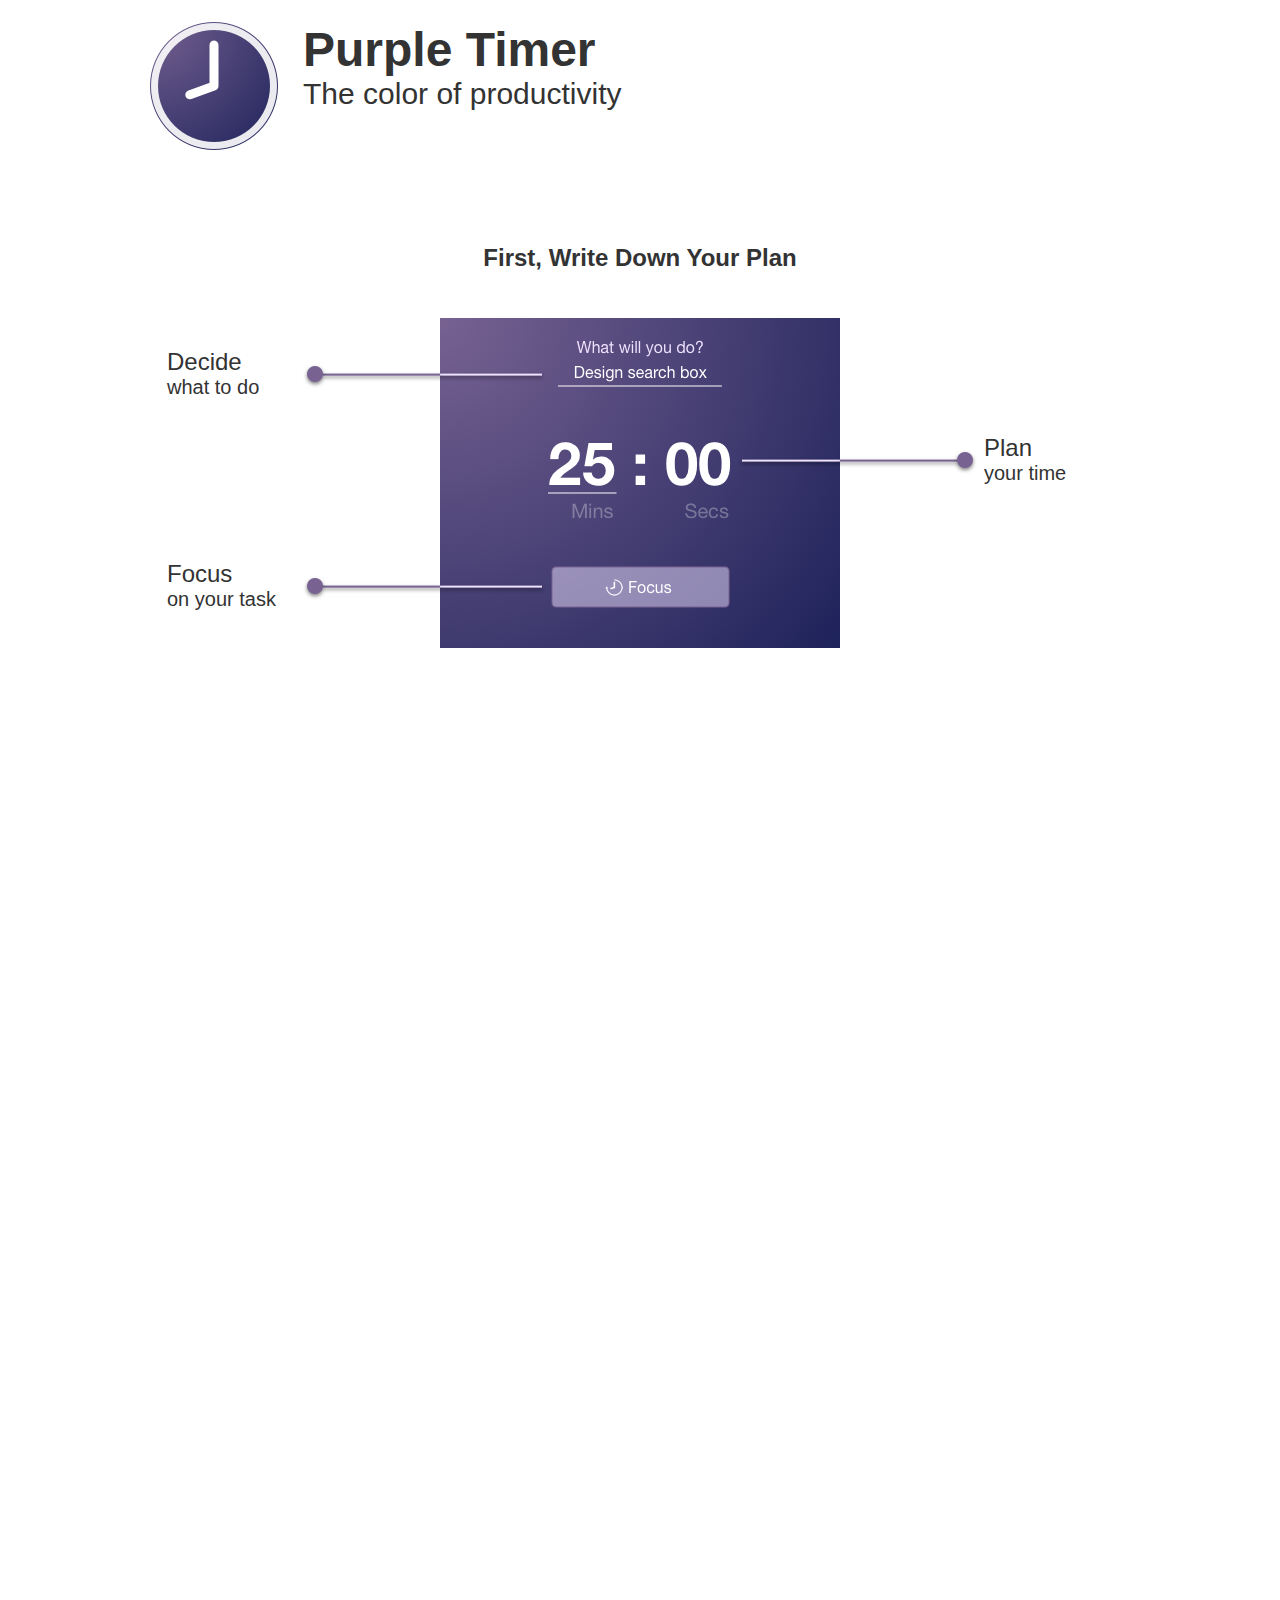
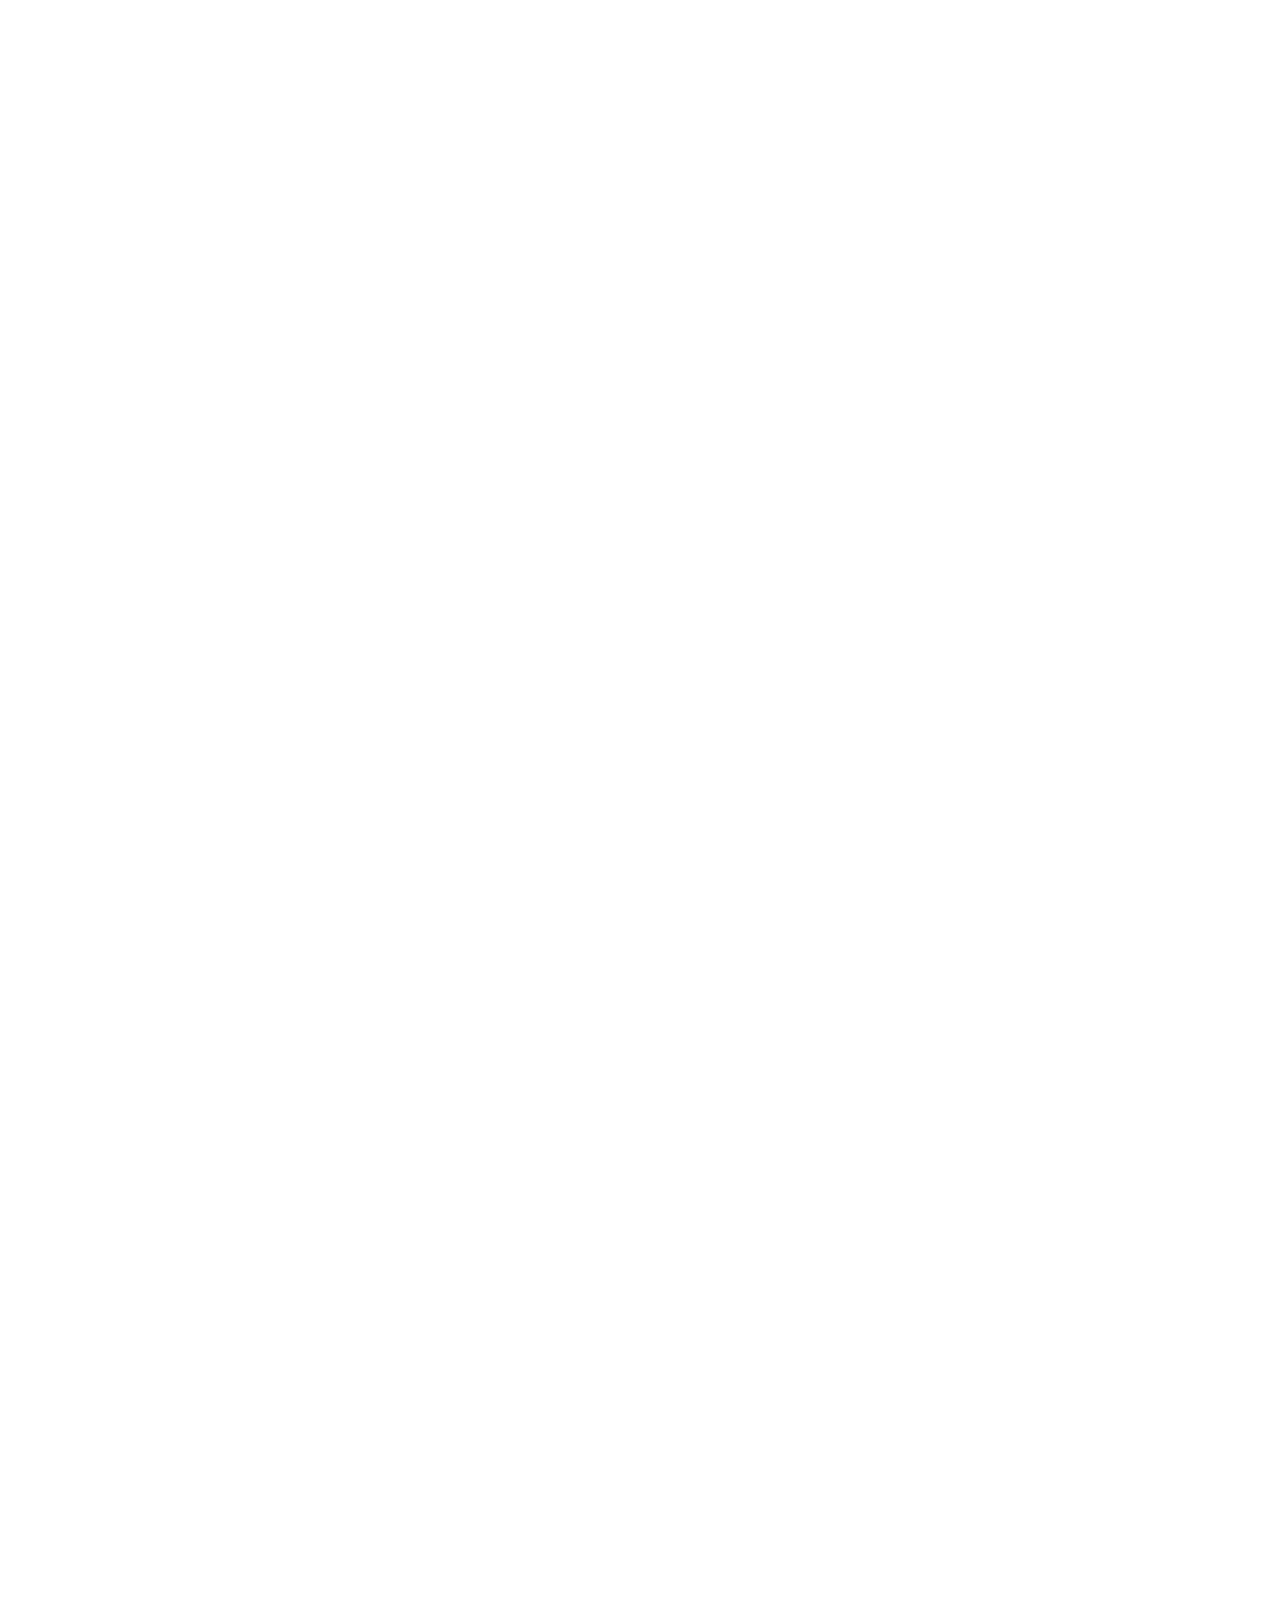
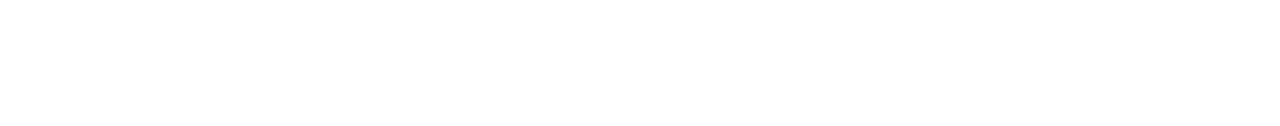
<file: index.html>
<!DOCTYPE html>
<html lang="en">
<head>
  <meta charset="UTF-8">
  <meta name="viewport" content="width=device-width, initial-scale=1.0">
  <meta http-equiv="X-UA-Compatible" content="ie=edge">
  <link rel="stylesheet" href="style.css">
  <title>Purple Timer</title>
  <meta name="description" content="A user-friendly time-tracker for productive people."/>
  <meta property="og:title"              content="Purple Timer for Mac" />
  <meta property="og:description"        content="A user-friendly time-tracker for productive people." />
  <script src="script.js"></script>
</head>
<body>
  <div class="content">
    <header>
      <div>
        <img class="logo" src="images/logo.png" alt="Purple Timer logo">
      </div>
      <div>
        <h1 class="title">Purple Timer</h1>
        <p class="subtitle">The color of productivity</p>
      </div>
    </header>
    <section>
      <h2>First, Write Down Your Plan</h2>
      <div class="diagram">
        <img src="images/plan.png" alt="Plan screenshot">
        <img id="b1" src="images/bullet-ll.png" alt="Bullet point 1">
        <p id="p1" class="diagram-label"><span class="big">Decide</span><br>what to do</p>
        <img id="b2" src="images/buller-rl.png" alt="Bullet point 2">
        <p id="p2" class="diagram-label"><span class="big">Plan</span><br>your time</p>
        <img id="b3" src="images/bullet-ll.png" alt="Bullet point 3">
        <p id="p3" class="diagram-label"><span class="big">Focus</span><br>on your task</p>
      </div>
    </section>
    <section class="fade-in">
      <h2>Then, Stay on Track</h2>
      <div class="diagram">
        <img src="images/track.png" alt="Track screenshot">
        <img id="b4" src="images/bullet-ll.png" alt="Bullet 1">
        <p id="p4" class="diagram-label"><span class="big">See</span><br> the time left</p>
        <img src="images/bullet-rm.png" alt="Bullet point 5" id="b5">
        <p id="p5" class="diagram-label"><span class="big">Track</span><br> your work</p>
      </div>
    </section>
    <section class="fade-in">
      <h2>Next, Keep Going or Take a Break</h2>
      <div class="diagram">
        <img src="images/relax.png" alt="Relax screenshot">
        <img src="images/bullet-ls.png" alt="Bullet point 6" id="b6">
        <p id="p6" class="diagram-label"><span class="big">Work</span><br> to your limit</p>
        <img src="images/bullet-rs.png" alt="Bullet point 7" id="b7">
        <p id="p7" class="diagram-label"><span class="big">Relax</span><br> and stretch</p>
      </div>
    </section>
    <section class="fade-in">
      <h2>Finally, See How You Did</h2>
      <div class="diagram">
        <img src="images/stats.png" alt="Stats screenshot">
        <img src="images/bullet-ls.png" alt="Bullet point 8" id="b8">
        <p id="p8" class="diagram-label"><span class="big">Find</span><br>your distractions</p>
        <img src="images/bullet-rs.png" alt="Bullet point 8" id="b9">
        <p id="p9" class="diagram-label"><span class="big">Know</span><br>your capacity</p>
      </div>
    </section>
    <section class="cta fade-in">
      <h2>Coming Soon to macOS</h2>
      <p>Are you interested in trying Purple Timer? Please enter your email below, and you will be the first to know when it's out.</p>

      <form class="join-section" action="https://purpletimer.us18.list-manage.com/subscribe/post?u=7ffdb5d703d583df431409dcd&amp;id=c48945b887" method="post" id="mc-embedded-subscribe-form" name="mc-embedded-subscribe-form" target="_blank" novalidate>
        <label class="label" for="mce-EMAIL">Email</label>
        <input type="email" value="" name="EMAIL" class="input" id="mce-EMAIL" placeholder="saleh@purpletimer.com">
        <!-- Used for checking bots -->
        <div style="position: absolute; left: -5000px;" aria-hidden="true"><input type="text" name="b_7ffdb5d703d583df431409dcd_c48945b887" tabindex="-1" value=""></div>
        <input type="submit" value="Submit" name="subscribe" class="submit" />
      </form>
    </section>
  </div>
</body>
</html>
</file>
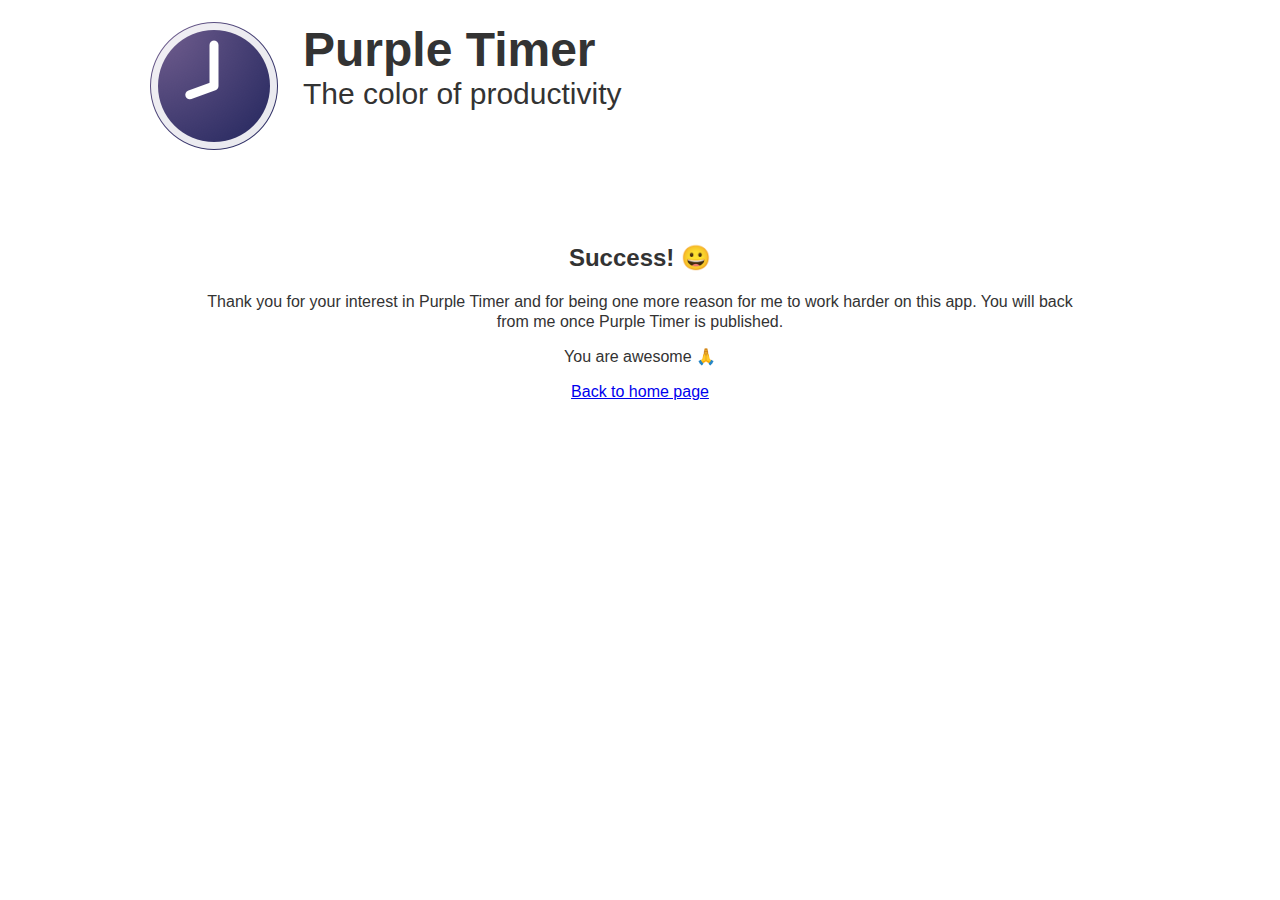
<file: thank-you.html>
<!DOCTYPE html>
<html lang="en">
<head>
  <meta charset="UTF-8">
  <meta name="viewport" content="width=device-width, initial-scale=1.0">
  <meta http-equiv="X-UA-Compatible" content="ie=edge">
  <link rel="stylesheet" href="style.css">
  <title>Purple Timer</title>
</head>
<body>
  <div class="content">
    <header>
      <div>
        <img class="logo" src="images/logo.png" alt="Purple Timer logo">
      </div>
      <div>
        <h1 class="title">Purple Timer</h1>
        <p class="subtitle">The color of productivity</p>
      </div>
    </header>
    <section class="thank-you">
      <h2>Success! 😀</h2>
      <p>Thank you for your interest in Purple Timer and for being one more reason for me to work harder on this app. You will back from me once Purple Timer is published.</p>
      <p>You are awesome 🙏</p>
      <p><a href="index.html">Back to home page</a></p>
    </section>
  </div>
</body>
</html>
</file>
<file: style.css>
* {
  padding: 0;
  margin: 0;
}

html {
  font-family: Helvetica, Arial, sans-serif;
  color: #333;
}

.content {
  max-width: 980px;
  margin: auto;
}

header {
  display: flex;
  margin-top: 22px;
  margin-bottom: 90px;
}

.logo {
  margin-right: 25px;
}

.title {
  font-size: 48px;
}

.subtitle {
  font-size: 30px;
}

section {
  text-align: center;
  margin-bottom: 210px;
}

h2 {
  margin-bottom: 46px;
}

.diagram {
  position: relative;
  width: 400px;
  margin: auto;
}

#p1, #p3, #p4, #p6, #p8 {
  left: -273px;
}

#p2, #p5, #p7, #p9 {
  right: -273px
}

#b1 {
  position: absolute;
  left: -137px;
  top: 46px;
}

#p1 {
  top: 30px;
}

#b2 {
  position: absolute;
  right: -137px;
  top: 132px;
}

#p2, #p4 {
  top: 116px;
}

#b3, #b4 {
  position: absolute;
  left: -137px;
  top: 258px;
}

#b4 {
  position: absolute;
  left: -137px;
  top: 132px;
}

#p3 {
  top: 242px;
}

#b5 {
  position: absolute;
  top: 360px;
  right: -137px;
}

#p5 {
  top: 344px;
}

#b6 {
  position: absolute;
  top: 212px;
  left: -137px;
}

#p6, #p7 {
  top: 196px;
}

#b7 {
  position: absolute;
  top: 212px;
  right: -137px;
}

#b8 {
  position: absolute;
  top: 97px;
  left: -137px;
}

#p8 {
  top: 94px;
}

#b9 {
  position: absolute;
  right: -137px;
  top: 193px;
}

#p9 {
  top: 177px;
}

.diagram-label {
  position: absolute;
  font-size: 20px;
  text-align: left;
  width: 129px;
}

.diagram-label .big {
font-size: 24px;
}

.cta {
  padding: 0 40px;
}

.cta h2 {
  margin-bottom: 20px;
}

.join-section {
  margin-top: 40px;
  display: flex;
  justify-content: center;
  align-items: center;
  font-size: 20px;
  color: #333;
}

.join-section .label {
  opacity: 0.6;
  margin-right: 28px;
}

.join-section .input, .join-section .submit {
  border: none;
  outline: 0;
  font-size: 20px;
  box-shadow: 0 0 0 1px rgba(0,0,0,.5), 0 1px 2px rgba(0,0,0,.5);
  height: 48px;
  line-height: 48px;
}

.join-section .input {
  border-top-left-radius: 4px;
  border-bottom-left-radius: 4px;
  padding-left: 8px;
  padding-right: 8px;
  min-width: 295px;
}

.join-section .submit {
  border-top-right-radius: 4px;
  border-bottom-right-radius: 4px;
  background-color: #1e9fdd;
  font-size: 24px;
  color: rgba(255,255,255,0.8);
  padding-left: 58px;
  padding-right: 58px;
  cursor: pointer;
}

.join-section .submit:hover {
  color: #fff;
}

@media (max-width: 960px) {
  #p1, #p3, #p4, #p6, #p8 {
    top: auto;
    left: -129px;
  }

  #p2, #p5, #p7, #p9 {
    top: auto;
    right: auto;
    left: 410px;
  }
  
  #p1 {
    bottom: 292px;
  }
  
  #p2 {
    bottom: 206px;
  }
  
  #p3 {
    bottom: 80px;
  }
  
  #p4 {
    bottom: 451px;
  }
  
  #p5 {
    bottom: 224px;
  }
  
  #p6, #p7 {
    bottom: 126px;
  }
  
  #p8 {
    bottom: 238px;
  }
  
  #p9 {
    bottom: 144px;
  }
  
  .join-section {
    flex-direction: column;
    width: 311px;
    margin: auto;
    margin-top: 40px;
  }
  
  .join-section .label {
    align-self: flex-start;
    display: block;
  }
  
  .join-section .submit {
    align-self: flex-end;
    width: 100%;
    margin-top: 20px;
  }
  
  .join-section .input, .join-section .submit {
    border-radius: 4px;
  }
}

.fade-in {
  opacity: 0;
  transition: opacity 300ms ease;
}

.fade-in.visible {
  opacity: 1;
}

/* Thank you page */

.thank-you {
  padding: 0 40px;
}

.thank-you h2 {
  margin-bottom: 20px;
}

.thank-you p {
  margin: 15px 0;
  line-height: 20px;
}
</file>
